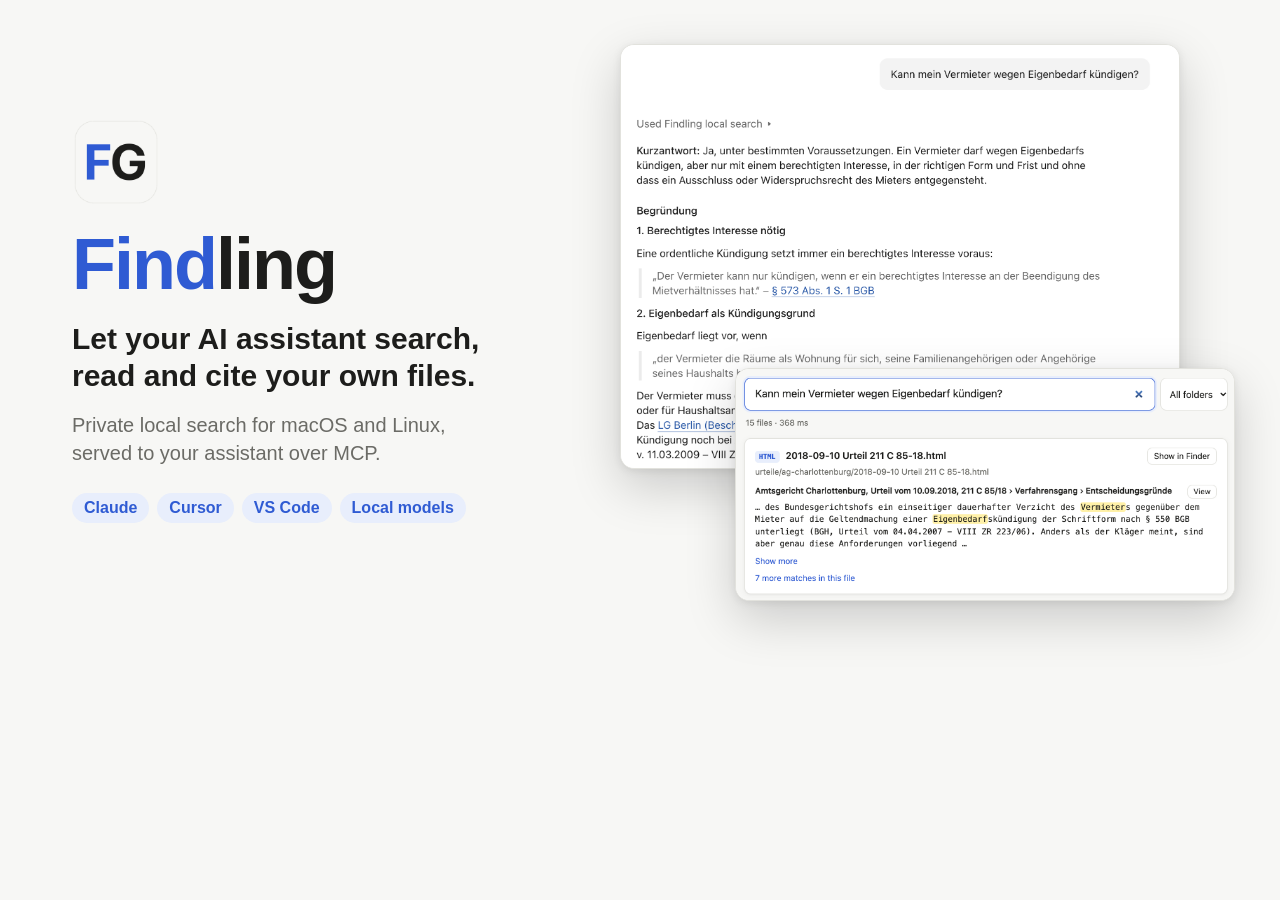
<file: docs/images/source/social-preview.html>
<!doctype html><html><head><meta charset="utf-8"><style>
*{box-sizing:border-box;margin:0}
body{width:1280px;height:640px;background:#f7f7f5;font-family:-apple-system,"SF Pro Display","Helvetica Neue",sans-serif;color:#1d1d1b;overflow:hidden;position:relative}
.left{position:absolute;left:72px;top:0;bottom:0;width:470px;display:flex;flex-direction:column;justify-content:center}
.logo{width:88px;height:88px;margin-bottom:22px}
h1{font-size:72px;font-weight:800;letter-spacing:-2px;line-height:1}
h1 span{color:#2f5bd3}
.tag{font-size:30px;line-height:1.25;font-weight:600;margin-top:20px}
.sub{font-size:20px;color:#6b6b66;margin-top:16px;line-height:1.4}
.chips{display:flex;flex-wrap:wrap;gap:8px;margin-top:26px}
.chip{background:#e8eefc;color:#2f5bd3;font-size:16px;font-weight:600;padding:6px 12px;border-radius:999px}
.shot{position:absolute;border-radius:14px;box-shadow:0 18px 50px rgba(0,0,0,.18),0 2px 8px rgba(0,0,0,.08);border:1px solid #e2e2dd;background:#fff;overflow:hidden}
.shot img{display:block;width:100%}
.a{width:560px;left:620px;top:44px;z-index:1}
.b{width:500px;height:233px;left:735px;top:368px;z-index:2}
.b img{width:755px;max-width:none;margin:-44px 0 0 -13px}
</style></head><body>
<div class="left">
  <img class="logo" src="../../../mcpb/icon.png">
  <h1><span>Find</span>ling</h1>
  <div class="tag">Let your AI assistant search, read and cite your own files.</div>
  <div class="sub">Private local search for macOS and Linux,<br>served to your assistant over MCP.</div>
  <div class="chips"><span class="chip">Claude</span><span class="chip">Cursor</span><span class="chip">VS Code</span><span class="chip">Local models</span></div>
</div>
<div class="shot a"><img src="../assistant-answer.png"></div>
<div class="shot b"><img src="../search-page.png"></div>
</body></html>
</file>
